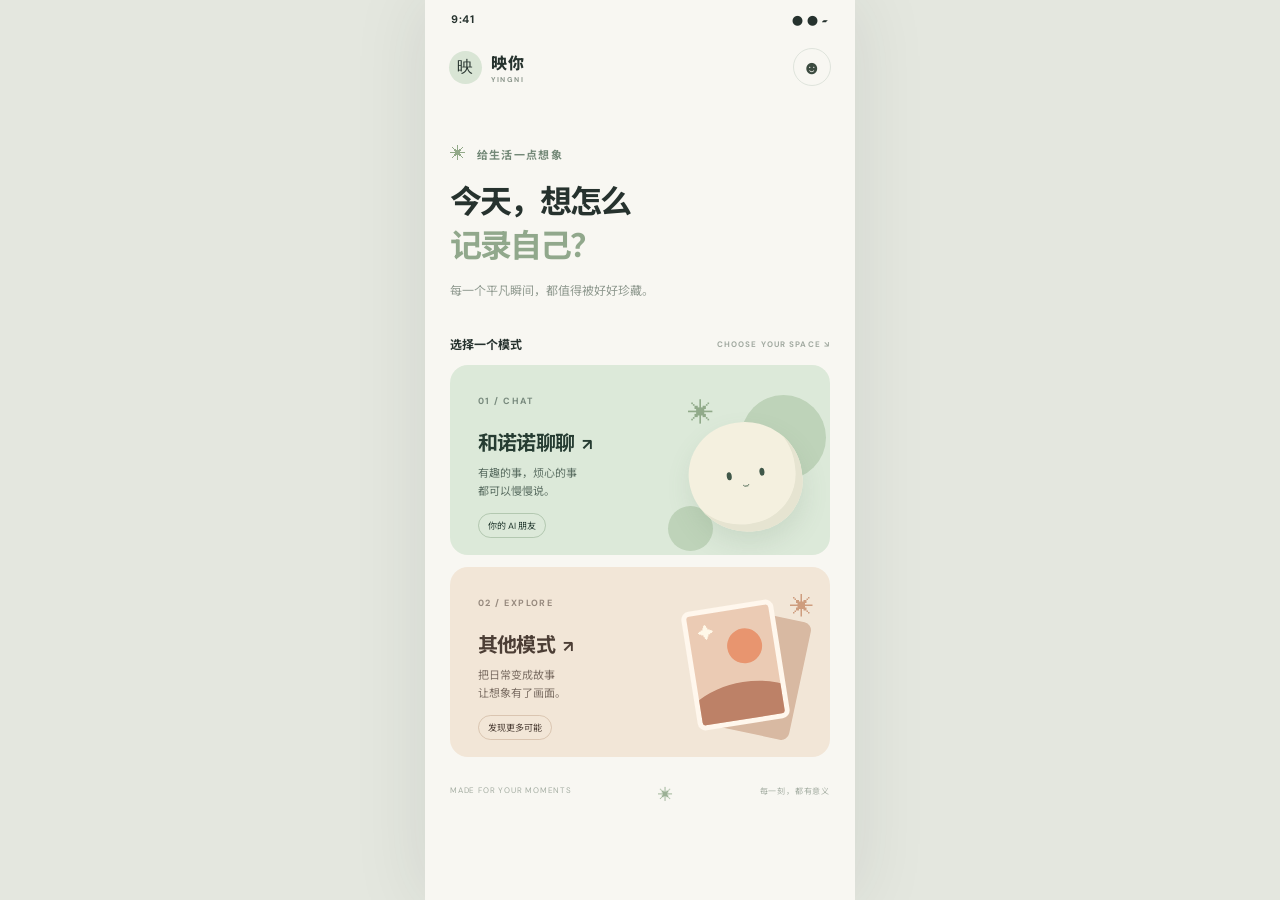
<file: preview/index.html>
<!doctype html>
<html lang="zh-CN">
<head>
  <meta charset="UTF-8">
  <meta name="viewport" content="width=device-width, initial-scale=1, viewport-fit=cover">
  <meta name="theme-color" content="#f8f7f2">
  <title>映你 · 界面预览</title>
  <link rel="stylesheet" href="style.css">
</head>
<body>
  <main class="phone">
    <div class="status"><span>9:41</span><span>● ● ▰</span></div>
    <section class="screen active" id="home" aria-label="首页">
      <header class="topbar"><div class="brand"><span class="brand-mark">映</span><span>映你 <small>YINGNI</small></span></div><button class="round" data-go="profile" aria-label="我的">☻</button></header>
      <div class="home-intro"><div class="eyebrow"><span class="spark">✳</span> 给生活一点想象</div><h1>今天，想怎么<br><em>记录自己？</em></h1><p>每一个平凡瞬间，都值得被好好珍藏。</p></div>
      <div class="mode-label"><span>选择一个模式</span><span>CHOOSE YOUR SPACE ↘</span></div>
      <button class="mode-card chat-card" data-go="chat"><div class="card-copy"><span class="card-kicker">01 / CHAT</span><h2>和诺诺聊聊 <span>↗</span></h2><p>有趣的事，烦心的事<br>都可以慢慢说。</p><span class="pill">你的 AI 朋友</span></div><div class="nono-art"><span class="orb orb-one"></span><span class="orb orb-two"></span><span class="face"><i></i><i></i><b>⌣</b></span><span class="art-star">✳</span></div></button>
      <button class="mode-card create-card" data-go="explore"><div class="card-copy"><span class="card-kicker">02 / EXPLORE</span><h2>其他模式 <span>↗</span></h2><p>把日常变成故事<br>让想象有了画面。</p><span class="pill">发现更多可能</span></div><div class="paper-art"><div class="paper paper-back"></div><div class="paper paper-front"><span>✦</span><div class="sun"></div><div class="hill"></div></div><span class="paper-spark">✳</span></div></button>
      <div class="home-foot"><span>MADE FOR YOUR MOMENTS</span><span>✳</span><span>每一刻，都有意义</span></div>
    </section>
    <section class="screen" id="chat" aria-label="聊天">
      <header class="page-header"><button class="back" data-go="home" aria-label="返回">←</button><div class="chat-heading"><span class="mini-face">◡</span><div><strong>诺诺</strong><small><i></i> 在这里，陪着你</small></div></div><button class="round" data-go="profile" aria-label="设置">⋯</button></header>
      <div class="chat-content" id="messages"><div class="date-label">今天 · 一个刚刚好的时刻</div><div class="message-row"><span class="avatar">◡</span><div class="bubble">嗨，我是诺诺。<br>今天的你，过得怎么样？<span class="wave"> ✳</span></div></div><div class="message-row mine"><div class="bubble">还不错！想找你聊聊天。</div></div><div class="message-row"><span class="avatar">◡</span><div class="bubble">好呀，我在呢。有什么有趣的事，快说给我听听 👀</div></div></div>
      <div class="chat-composer"><form id="chat-form"><input id="chat-input" placeholder="和诺诺说点什么…" aria-label="聊天内容"><button aria-label="发送">↑</button></form><p>诺诺会记住经你授权的相处点滴</p></div>
    </section>
    <section class="screen" id="explore" aria-label="创造">
      <header class="page-header"><button class="back" data-go="home" aria-label="返回">←</button><span class="page-title">发现</span><button class="round" data-go="profile" aria-label="我的">☻</button></header>
      <div class="explore-body"><div class="eyebrow"><span class="spark">✳</span> 让想法发生</div><h1>生活的另一种<br><em>打开方式。</em></h1><p class="muted">从一张图片、一个念头开始。</p><div class="section-title"><strong>你的创作空间</strong><span>YOUR SPACE</span></div><button class="feature" data-go="create"><div class="feature-visual"><span class="feature-sun"></span><span class="feature-hill"></span><span class="feature-frame">✳</span><span class="feature-tag">YOUR STORY</span></div><div class="feature-copy"><div><span class="card-kicker">IMAGE STORIES / 01</span><h2>生成一组图片</h2><p>用喜欢的画风，讲述你的故事。</p></div><span class="arrow-circle">↗</span></div></button><p class="more-note">✳ &nbsp; 更多有趣的事，正在慢慢发生</p></div>
    </section>
    <section class="screen" id="create" aria-label="图片生成">
      <header class="page-header"><button class="back" data-go="explore" aria-label="返回">←</button><span class="page-title">图片故事</span><button class="text-button" data-go="profile">我的</button></header>
      <div class="create-body"><div class="eyebrow"><span class="spark">✳</span> 从一个念头开始</div><h1>把你的日常，<br><em>画成故事。</em></h1><p class="muted">选一种喜欢的画风，剩下的交给想象。</p>
        <div class="section-title"><strong>选择画风</strong><span>STYLE</span></div><div class="style-grid"><button class="style-option selected" data-style="动漫日常"><span class="style-art anime"><i>✦</i></span><strong>动漫日常</strong><small>ANIME</small></button><button class="style-option" data-style="素描时光"><span class="style-art sketch"><i>✳</i></span><strong>素描时光</strong><small>SKETCH</small></button><button class="style-option" data-style="电影质感"><span class="style-art cinema"><i>◒</i></span><strong>电影质感</strong><small>CINEMATIC</small></button></div>
        <div class="section-title"><strong>添加参考图 <small>可选</small></strong><span>REFERENCE</span></div><label class="upload"><input type="file" id="reference" accept="image/*" multiple hidden><span class="upload-icon">＋</span><span><strong id="upload-title">上传参考图片</strong><small>画风、场景或人物，诺诺会试着理解</small></span><span class="upload-arrow">↗</span></label>
        <div class="section-title"><strong>说说你的想法</strong><span>YOUR STORY</span></div><textarea id="story" placeholder="比如：画一个我在咖啡馆学习的下午，窗外下着雨……"></textarea>
        <div class="quantity"><div><strong>生成数量</strong><small>一组连续的故事画面</small></div><div class="stepper"><button id="minus" aria-label="减少数量">−</button><span id="count">4</span><button id="plus" aria-label="增加数量">＋</button></div></div>
        <button class="primary" id="generate">开始生成 <span>↗</span></button><p class="hint">✳ 诺诺会结合你的描述与相关记忆</p>
      </div>
    </section>
    <section class="screen" id="result" aria-label="生成结果"><header class="page-header"><button class="back" data-go="create" aria-label="返回">←</button><span class="page-title">你的图片故事</span><span class="header-spacer"></span></header><div class="result-body"><div class="eyebrow"><span class="spark">✳</span> YOUR STORY</div><h1>故事，<em>有画面了。</em></h1><p class="muted">每一张，都是属于你的片刻。</p><div id="result-grid" class="result-grid"></div><button class="primary" data-go="create">再创作一个故事 <span>↗</span></button></div></section>
    <section class="screen" id="profile" aria-label="我的"><header class="page-header"><button class="back" id="profile-back" aria-label="返回">←</button><span class="page-title">我的</span><span class="header-spacer"></span></header><div class="profile-body"><div class="profile-avatar">映</div><h1>你好，<em>创作者。</em></h1><p class="muted">在这里，收藏你的灵感与故事。</p><div class="profile-list"><div><span>✳</span><strong>我的作品</strong><i>↗</i></div><div><span>▧</span><strong>我的模板</strong><i>↗</i></div><div><span>♡</span><strong>诺诺与记忆</strong><i>↗</i></div></div><p class="more-note">YINGNI · 给生活一点想象</p></div></section>
    <div class="toast" role="status" id="toast"></div>
  </main>
  <script src="app.js"></script>
</body>
</html>
</file>
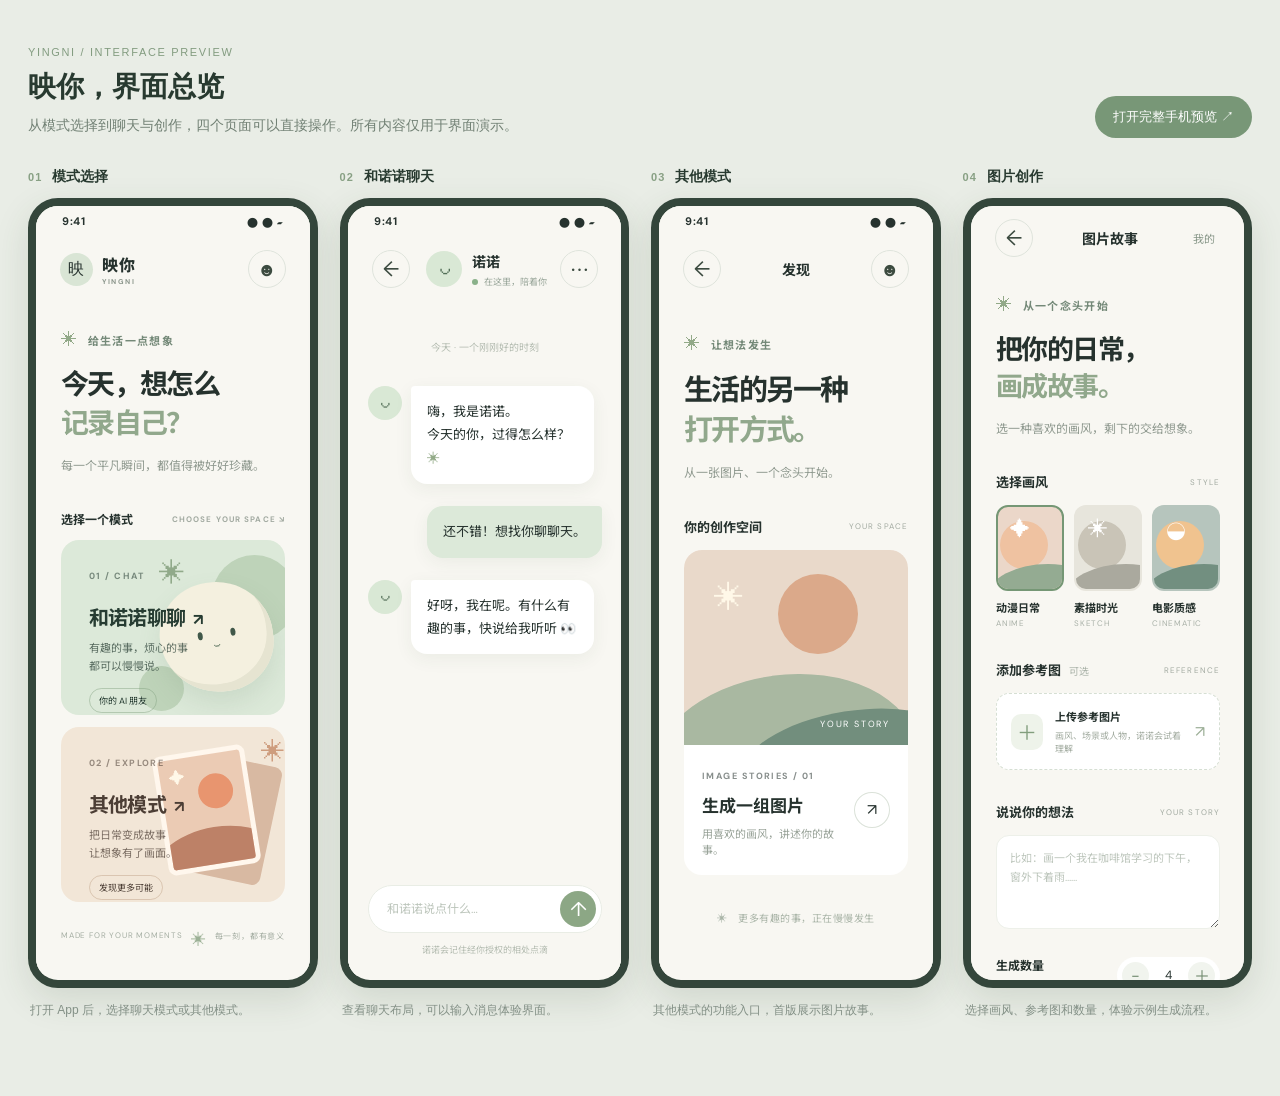
<file: preview/overview.html>
<!doctype html>
<html lang="zh-CN">
<head>
  <meta charset="UTF-8">
  <meta name="viewport" content="width=device-width, initial-scale=1">
  <title>映你 · 界面总览</title>
  <style>
    *{box-sizing:border-box}body{margin:0;background:#e9ede6;color:#283a30;font-family:"Microsoft YaHei",sans-serif}.wrap{max-width:1580px;margin:auto;padding:42px 28px 64px}header{display:flex;align-items:end;justify-content:space-between;gap:20px;flex-wrap:wrap;margin-bottom:30px}h1{font-size:28px;margin:8px 0}header p{font-size:14px;line-height:1.7;color:#718074;margin:0}.tag{color:#839c80;font-size:11px;letter-spacing:.15em}.full{display:inline-block;color:#fff;background:#789777;text-decoration:none;padding:12px 18px;border-radius:24px;font-size:13px}.grid{display:grid;grid-template-columns:repeat(4,minmax(260px,1fr));gap:22px}.label{display:flex;align-items:center;gap:10px;margin:0 0 12px;font-size:14px}.number{font-size:11px;color:#88a084;letter-spacing:.1em}.device{height:790px;background:#f8f7f2;border:8px solid #34463b;border-radius:30px;overflow:hidden;box-shadow:0 12px 35px #334c3022}.device iframe{width:100%;height:100%;border:0}.caption{font-size:12px;color:#839086;line-height:1.7;margin:12px 2px}@media(max-width:1200px){.grid{grid-template-columns:repeat(2,minmax(260px,1fr))}}@media(max-width:620px){.wrap{padding:28px 18px}.grid{grid-template-columns:1fr}.device{height:760px}}
  </style>
</head>
<body>
  <main class="wrap">
    <header><div><span class="tag">YINGNI / INTERFACE PREVIEW</span><h1>映你，界面总览</h1><p>从模式选择到聊天与创作，四个页面可以直接操作。所有内容仅用于界面演示。</p></div><a class="full" href="index.html">打开完整手机预览 ↗</a></header>
    <div class="grid">
      <section><h2 class="label"><span class="number">01</span> 模式选择</h2><div class="device"><iframe src="index.html#home" title="模式选择页面"></iframe></div><p class="caption">打开 App 后，选择聊天模式或其他模式。</p></section>
      <section><h2 class="label"><span class="number">02</span> 和诺诺聊天</h2><div class="device"><iframe src="index.html#chat" title="诺诺聊天页面"></iframe></div><p class="caption">查看聊天布局，可以输入消息体验界面。</p></section>
      <section><h2 class="label"><span class="number">03</span> 其他模式</h2><div class="device"><iframe src="index.html#explore" title="其他模式页面"></iframe></div><p class="caption">其他模式的功能入口，首版展示图片故事。</p></section>
      <section><h2 class="label"><span class="number">04</span> 图片创作</h2><div class="device"><iframe src="index.html#create" title="图片创作页面"></iframe></div><p class="caption">选择画风、参考图和数量，体验示例生成流程。</p></section>
    </div>
  </main>
</body>
</html>
</file>
<file: preview/style.css>
@import url('https://fonts.googleapis.com/css2?family=DM+Sans:wght@400;500;600;700&family=Noto+Sans+SC:wght@400;500;600;700;800&display=swap');
:root{font-family:'DM Sans','Noto Sans SC',sans-serif;color:#26322e;background:#e4e7df;font-synthesis:none}*{box-sizing:border-box}body{margin:0}button,input,textarea{font:inherit}button{cursor:pointer}button:focus-visible,input:focus-visible,textarea:focus-visible{outline:3px solid #9aaf8e;outline-offset:3px}.phone{position:relative;width:min(100%,430px);min-height:100dvh;margin:auto;background:#f8f7f2;overflow:hidden;box-shadow:0 0 70px #26322e1a}.status{height:35px;padding:12px 26px 0;display:flex;justify-content:space-between;font-size:11px;font-weight:700;letter-spacing:.05em}.screen{display:none;min-height:calc(100dvh - 35px)}.screen.active{display:block}.topbar,.page-header{height:64px;display:flex;align-items:center;justify-content:space-between;padding:0 24px}.brand{display:flex;align-items:center;gap:9px;font-weight:800;font-size:16px;letter-spacing:.08em}.brand small{display:block;font-size:7px;letter-spacing:.22em;font-weight:700;color:#8a958b;margin-top:1px}.brand-mark,.profile-avatar{background:#d9e5d5;border-radius:50%;width:33px;height:33px;display:grid;place-items:center;font-family:serif;font-weight:bold}.round,.back{border:1px solid #dfe4dc;background:transparent;width:38px;height:38px;border-radius:50%;color:#3c4b40;font-size:19px;display:grid;place-items:center}.back{font-size:21px}.home-intro{padding:44px 25px 32px}.eyebrow{font-size:11px;letter-spacing:.12em;color:#748978;font-weight:700}.spark{color:#92a988;font-size:16px;margin-right:5px}h1,h2,p{margin:0}h1{font-size:32px;letter-spacing:-.06em;line-height:1.38;margin-top:16px;font-weight:700}h1 em{font-style:normal;color:#91a88c}.home-intro p,.muted{font-size:12px;color:#919b91;line-height:1.8;margin-top:13px}.mode-label,.section-title{display:flex;align-items:center;justify-content:space-between}.mode-label{margin:0 25px 12px;font-size:12px;font-weight:700}.mode-label span+span,.section-title>span{font-size:8px;color:#a2aaa1;letter-spacing:.14em}.mode-card{position:relative;display:block;text-align:left;width:calc(100% - 50px);height:190px;margin:0 25px 12px;border:0;border-radius:18px;overflow:hidden;color:#263c32}.chat-card{background:#dce9d9}.create-card{background:#f2e6d7;color:#4c3e35}.card-copy{position:relative;z-index:2;padding:22px}.card-kicker{font-size:9px;letter-spacing:.16em;font-weight:700;opacity:.55}.mode-card h2{font-size:20px;letter-spacing:-.04em;margin-top:18px}.mode-card h2 span{font-size:16px;margin-left:4px}.mode-card p{font-size:11px;line-height:1.65;opacity:.7;margin-top:8px}.pill{display:inline-block;margin-top:13px;padding:5px 9px;border:1px solid #7d9d7c70;border-radius:20px;font-size:9px}.create-card .pill{border-color:#ba9c8170}.nono-art{position:absolute;width:170px;height:170px;right:4px;bottom:-5px}.face{position:absolute;left:33px;top:32px;width:113px;height:110px;background:#f4f0df;border-radius:48% 52% 46% 54%;box-shadow:inset -6px -8px 0 #e6e4d1,0 12px 25px #66866625;transform:rotate(-8deg)}.face i{position:absolute;width:5px;height:8px;background:#405849;border-radius:50%;top:48px}.face i:first-child{left:38px}.face i:nth-child(2){right:37px}.face b{position:absolute;top:53px;left:52px;font-size:16px;color:#526c57;font-weight:400}.orb{position:absolute;border-radius:50%;background:#bed3b9}.orb-one{width:85px;height:85px;right:0;top:5px}.orb-two{width:45px;height:45px;left:12px;bottom:9px}.art-star{position:absolute;top:6px;left:32px;font-size:26px;color:#91aa8a}.paper-art{position:absolute;right:16px;bottom:4px;width:150px;height:164px}.paper{position:absolute;width:93px;height:120px;border-radius:8px}.paper-back{background:#d8b9a2;transform:rotate(12deg);right:13px;top:24px}.paper-front{overflow:hidden;background:#ebcbb4;transform:rotate(-9deg);right:32px;top:16px;border:5px solid #fff7ed}.paper-front>span{position:absolute;z-index:2;top:9px;left:9px;color:#fff8e8}.sun{position:absolute;background:#e8956f;width:35px;height:35px;border-radius:50%;top:20px;right:12px}.hill{position:absolute;background:#bd8167;width:140px;height:90px;bottom:-53px;left:-24px;border-radius:50%}.paper-spark{position:absolute;right:0;top:2px;font-size:24px;color:#ce9d7e}.home-foot{padding:16px 25px 24px;display:flex;justify-content:space-between;color:#a5aea3;font-size:8px;letter-spacing:.1em}.home-foot span:nth-child(2){font-size:15px;color:#9bb095}.page-title{font-size:14px;font-weight:700}.header-spacer{width:38px}.chat-heading{display:flex;align-items:center;gap:10px;margin-right:auto;margin-left:16px}.chat-heading strong{font-size:14px;display:block}.chat-heading small{display:block;color:#9aa79b;font-size:9px;margin-top:4px}.chat-heading small i{display:inline-block;width:6px;height:6px;border-radius:50%;background:#8ab18a;margin-right:4px}.mini-face,.avatar{display:grid;place-items:center;border-radius:50%;background:#d9e8d5;color:#526e57}.mini-face{width:36px;height:36px;font-size:22px}.chat-content{padding:16px 20px 130px}.date-label{text-align:center;color:#b5bdb2;font-size:10px;margin:22px 0 32px}.message-row{display:flex;align-items:flex-start;gap:9px;margin-bottom:22px}.avatar{width:34px;height:34px;flex:none;font-size:19px}.bubble{max-width:78%;padding:14px 16px;background:#fff;border-radius:4px 16px 16px 16px;font-size:13px;line-height:1.8;box-shadow:0 5px 18px #344c3510}.mine{justify-content:flex-end}.mine .bubble{background:#dce9d9;border-radius:16px 4px 16px 16px}.wave{color:#92aa87}.chat-composer{position:absolute;bottom:0;left:0;right:0;padding:16px 20px 20px;background:linear-gradient(transparent,#f8f7f2 20%)}.chat-composer form{display:flex;background:white;border:1px solid #e9ede5;border-radius:30px;padding:5px 5px 5px 16px}.chat-composer input{flex:1;min-width:0;border:0;outline:0;background:transparent;font-size:12px}.chat-composer form button{width:36px;height:36px;border:0;border-radius:50%;background:#8ca785;color:white;font-size:20px}.chat-composer p{text-align:center;color:#b5bdb2;font-size:9px;margin-top:10px}.explore-body,.create-body,.result-body,.profile-body{padding:32px 25px 35px}.explore-body h1,.create-body h1,.result-body h1{font-size:29px}.section-title{margin:32px 0 14px}.section-title strong{font-size:13px}.section-title strong small{font-size:10px;color:#aab3a9;font-weight:400;margin-left:5px}.feature{display:block;padding:0;width:100%;border:0;text-align:left;background:#fff;border-radius:18px;overflow:hidden;color:inherit}.feature-visual{height:195px;position:relative;background:#e9d9ca;overflow:hidden}.feature-sun{position:absolute;width:80px;height:80px;border-radius:50%;background:#dba98a;top:24px;right:50px}.feature-hill{position:absolute;width:120%;height:180px;background:#a9b8a1;bottom:-110px;left:-15%;border-radius:50%;transform:rotate(-8deg)}.feature-visual:after{content:'';position:absolute;width:100%;height:100px;background:#728e7d;bottom:-66px;right:-25%;border-radius:50%;transform:rotate(-9deg)}.feature-frame{position:absolute;z-index:1;left:30px;top:28px;color:#fff8e8;font-size:30px}.feature-tag{position:absolute;z-index:2;right:18px;bottom:15px;color:#fff;font-size:9px;letter-spacing:.2em}.feature-copy{padding:18px;display:flex;align-items:center;justify-content:space-between}.feature-copy h2{font-size:17px;margin:8px 0}.feature-copy p{font-size:11px;color:#9aa49a}.arrow-circle{width:36px;height:36px;display:grid;place-items:center;border:1px solid #dbe2d9;border-radius:50%}.more-note{text-align:center;color:#aab5a8;font-size:10px;margin-top:35px;letter-spacing:.05em}.create-body{padding-top:24px}.create-body h1{font-size:27px}.style-grid{display:grid;grid-template-columns:repeat(3,1fr);gap:10px}.style-option{padding:0;border:0;background:transparent;text-align:left;color:inherit}.style-art{height:86px;border-radius:12px;display:grid;place-items:center;overflow:hidden;position:relative;border:2px solid transparent}.style-art:before,.style-art:after{content:'';position:absolute;border-radius:50%}.style-art:before{width:48px;height:48px;top:14px;right:14px;background:#efc2a1}.style-art:after{width:120px;height:65px;bottom:-40px;left:-10px;background:#94ab92}.style-art i{position:absolute;left:12px;top:9px;color:white;font-style:normal;font-size:20px;z-index:1}.anime{background:#ebd7c9}.sketch{background:#e7e5dc}.sketch:before{background:#c9c4b7}.sketch:after{background:#aaa99e}.cinema{background:#b6c5bd}.cinema:before{background:#f0c38f}.cinema:after{background:#728f80}.selected .style-art{border-color:#759775}.style-option strong,.style-option small{display:block}.style-option strong{font-size:11px;margin-top:8px}.style-option small{font-size:8px;color:#a9b1a8;margin-top:3px;letter-spacing:.1em}.upload{display:flex;align-items:center;gap:12px;background:#fff;border:1px dashed #d6dfd3;border-radius:13px;padding:14px;cursor:pointer}.upload-icon{width:36px;height:36px;background:#eef3ea;color:#829e7d;border-radius:10px;display:grid;place-items:center;font-size:20px}.upload strong,.upload small{display:block}.upload strong{font-size:11px}.upload small{font-size:9px;color:#a5aea3;margin-top:5px}.upload-arrow{margin-left:auto;color:#9bae96}.create-body textarea{width:100%;height:94px;resize:vertical;border:1px solid #edf0e9;background:#fff;border-radius:13px;padding:13px;font-size:11px;line-height:1.7;color:#334338}.create-body textarea::placeholder,.chat-composer input::placeholder{color:#bdc6bc}.quantity{display:flex;align-items:center;justify-content:space-between;margin:22px 0}.quantity strong,.quantity small{display:block}.quantity strong{font-size:12px}.quantity small{font-size:10px;color:#aab3a9;margin-top:5px}.stepper{display:flex;align-items:center;gap:16px;background:#fff;border-radius:22px;padding:5px}.stepper button{border:0;background:#f1f4ee;border-radius:50%;width:27px;height:27px;color:#718b6f;font-size:16px}.stepper span{font-size:12px}.primary{width:100%;border:0;border-radius:14px;background:#779676;color:white;padding:16px;font-weight:600;font-size:13px}.primary span{float:right;font-size:16px}.hint{text-align:center;font-size:9px;color:#a5b3a1;margin-top:12px}.text-button{border:0;background:none;color:#89988a;font-size:11px}.result-grid{display:grid;grid-template-columns:1fr 1fr;gap:12px;margin:28px 0}.result-tile{height:190px;border-radius:14px;background:linear-gradient(160deg,#efd8c6,#c7d3c1);display:flex;flex-direction:column;justify-content:space-between;padding:13px;color:#fff}.result-tile:nth-child(even){background:linear-gradient(145deg,#d8dfd2,#d8bca7)}.result-tile span{font-size:10px;letter-spacing:.12em}.result-tile button{align-self:flex-end;border:0;border-radius:20px;background:#ffffffc9;color:#627861;padding:7px 10px;font-size:10px}.profile-body{text-align:center;padding-top:50px}.profile-avatar{width:75px;height:75px;margin:auto;font-size:30px}.profile-body h1{font-size:25px}.profile-list{margin-top:45px;text-align:left;background:#fff;border-radius:18px;padding:0 18px}.profile-list div{display:flex;align-items:center;gap:14px;padding:20px 0;border-bottom:1px solid #f1f3ef;font-size:12px}.profile-list div:last-child{border:0}.profile-list span{font-size:18px;color:#90aa8b}.profile-list i{margin-left:auto;font-style:normal;color:#acb8aa}.toast{position:fixed;bottom:30px;left:50%;transform:translateX(-50%);background:#33463b;color:#fff;border-radius:30px;padding:11px 17px;font-size:11px;opacity:0;pointer-events:none;transition:opacity .2s;white-space:nowrap}.toast.show{opacity:1}@media(max-width:360px){.home-intro{padding-top:28px}.mode-card{height:175px}.home-intro h1{font-size:28px}.nono-art{right:-12px}.paper-art{right:0}}@media(min-width:600px){.phone{min-height:100dvh}.chat-composer{position:fixed;width:430px;left:50%;right:auto;transform:translateX(-50%)}}
</file>
